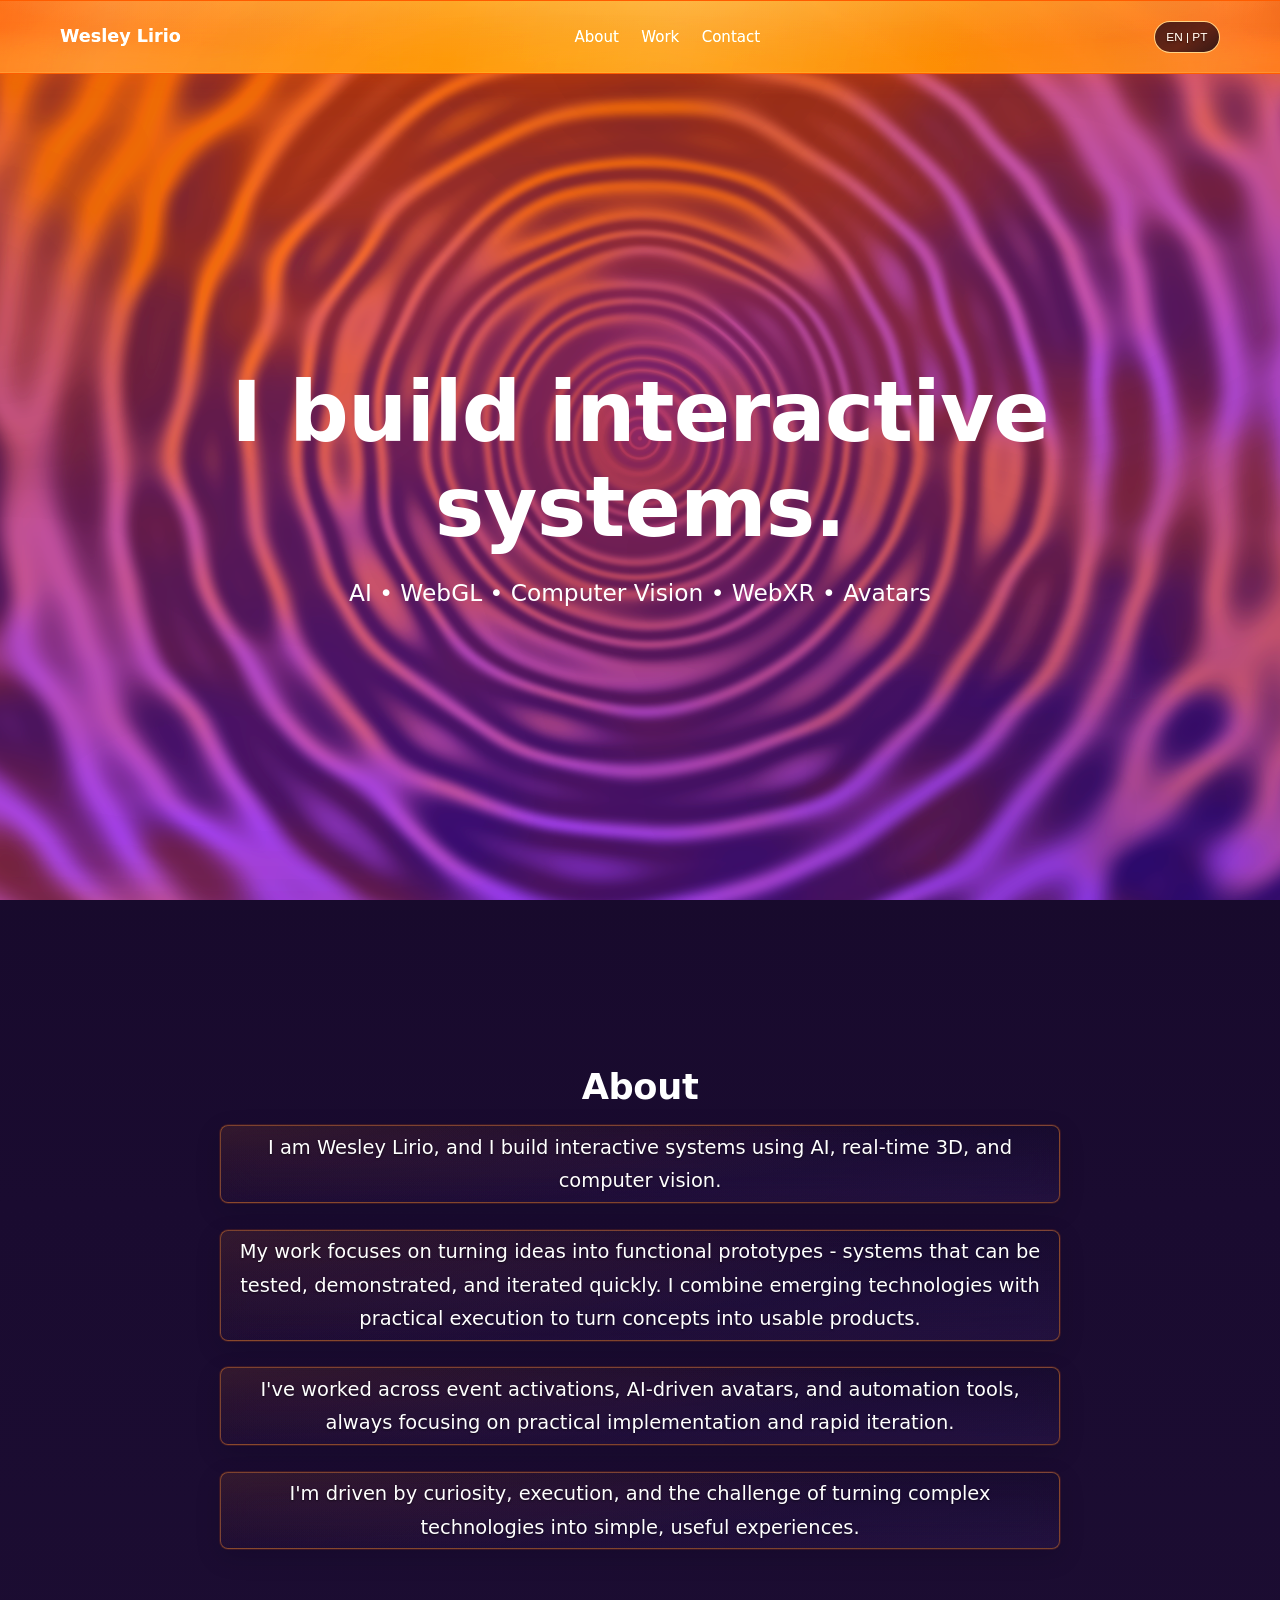
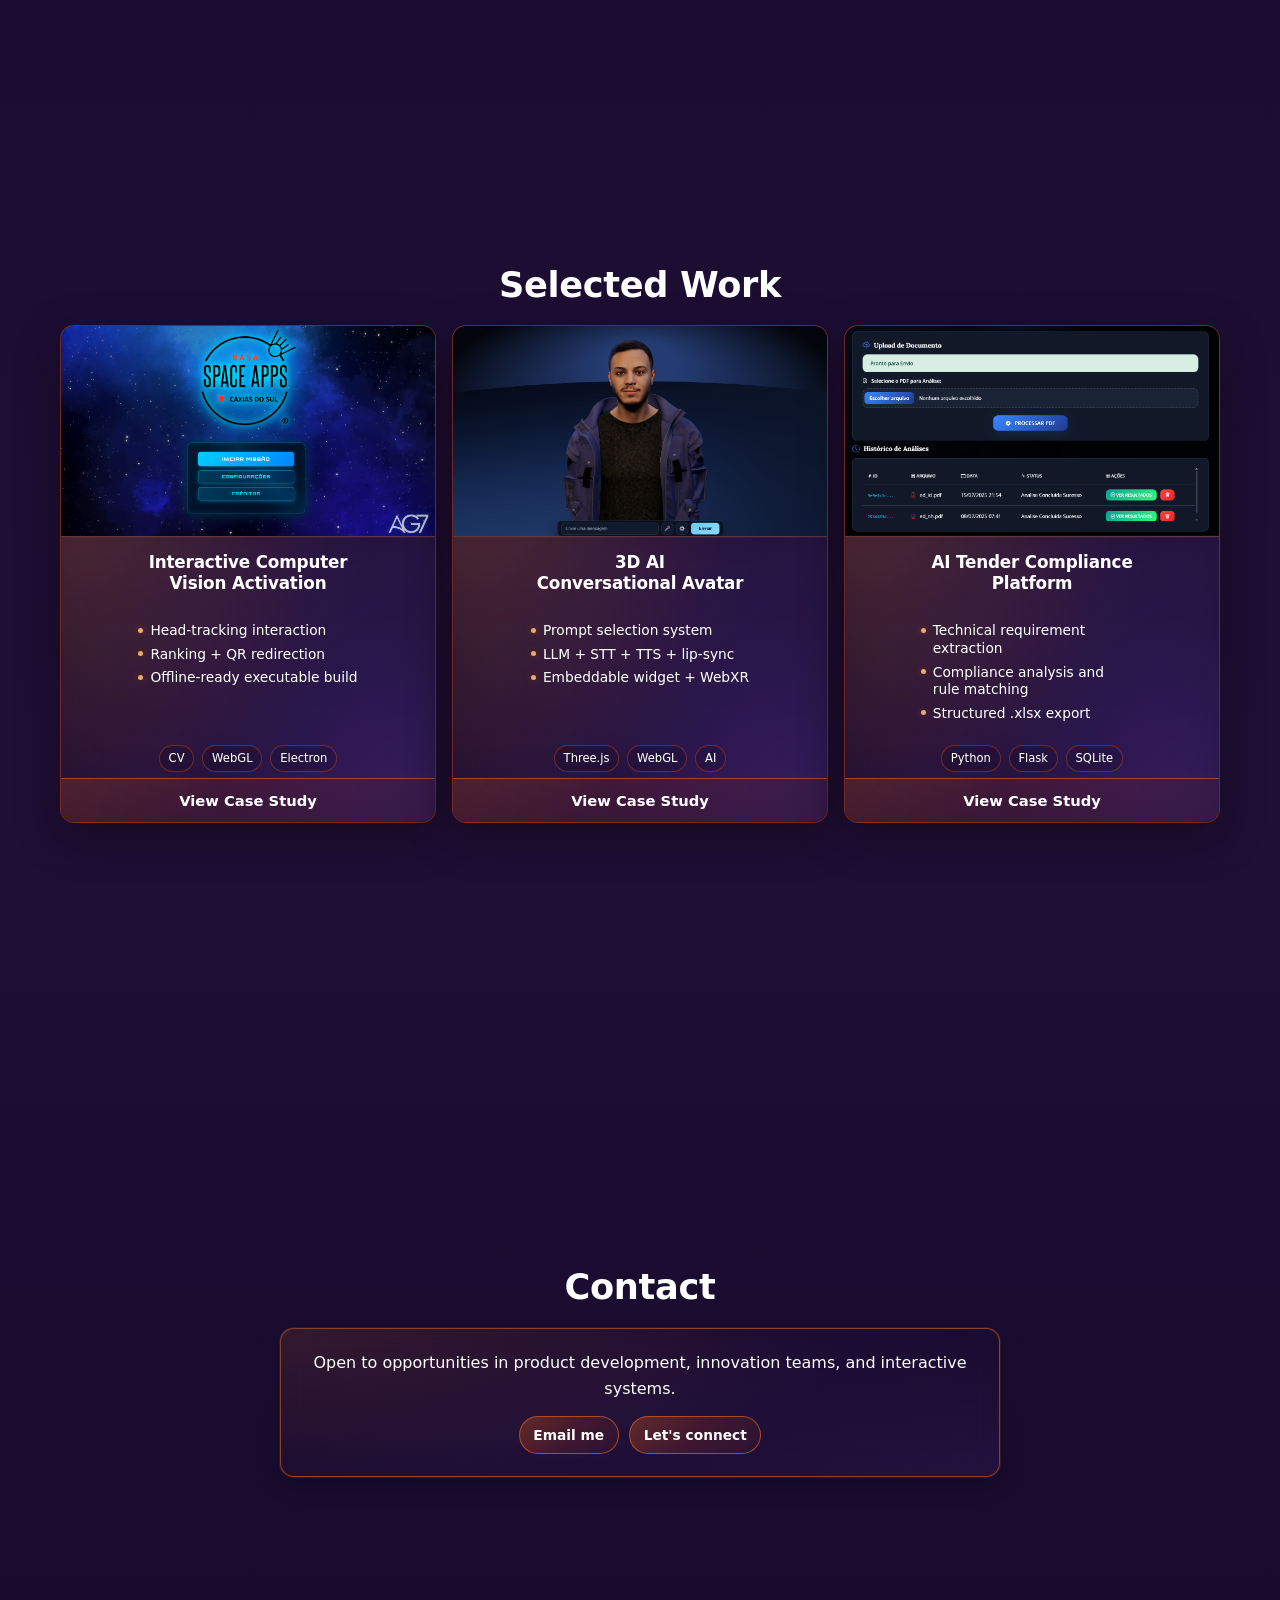
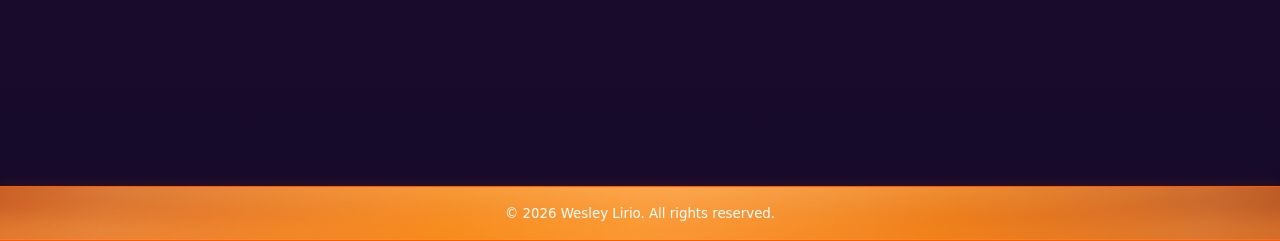
<file: index.html>
﻿<!doctype html>
<html lang="en" data-lang="en">
<head>
  <meta charset="utf-8">
  <meta name="viewport" content="width=device-width, initial-scale=1">
  <title>Portfolio | Wesley Lirio</title>
  <meta name="description" content="Creative Technologist portfolio focused on AI, real-time 3D, and computer vision interactive systems.">
  <meta property="og:title" content="Wesley Lirio | Creative Technologist">
  <meta property="og:description" content="I build interactive systems. AI, real-time 3D, computer vision.">
  <meta property="og:type" content="website">
  <meta property="og:image" content="assets/img/og-placeholder.jpg">
  <link rel="icon" type="image/svg+xml" href="assets/img/favicon.svg">
  <link rel="stylesheet" href="styles.css">
</head>
<body>
  <a class="skip-link" href="#main-content" data-i18n="skip_to_content">Skip to content</a>

  <header class="site-header" id="top">
    <div class="container header-inner">
      <a href="#top" class="brand" aria-label="Home">
        <span class="brand-main">Wesley Lirio</span>
      </a>

      <nav aria-label="Primary navigation">
        <ul class="nav-list">
          <li><a href="#about" data-i18n="nav_about">About</a></li>
          <li><a href="#work" data-i18n="nav_work">Work</a></li>
          <li><a href="#contact" data-i18n="nav_contact">Contact</a></li>
        </ul>
      </nav>

      <button class="lang-toggle" id="langToggle" type="button" aria-label="Toggle language" aria-pressed="false">EN | PT</button>
    </div>
  </header>

  <main id="main-content">
    <section class="hero section container" id="hero">
      <h1 data-i18n="hero_title">I build interactive systems.</h1>
      <p class="hero-sub">
        <span data-i18n="hero_sub_line_1">AI • WebGL • Computer Vision • WebXR • Avatars</span>
      </p>
    </section>

    <section class="section container" id="about" aria-labelledby="about-title">
      <div class="section-head">
        <h2 id="about-title" data-i18n="about_title">About</h2>
      </div>
      <p data-i18n="about_text_1">I am Wesley Lirio, and I build interactive systems using AI, real-time 3D, and computer vision.</p>
      <p data-i18n="about_text_2">My work focuses on turning ideas into functional prototypes - systems that can be tested, demonstrated, and iterated quickly. I combine emerging technologies with practical execution to turn concepts into usable products.</p>
      <p data-i18n="about_text_3">I've worked across event activations, AI-driven avatars, and automation tools, always focusing on practical implementation and rapid iteration.</p>
      <p data-i18n="about_text_4">I'm driven by curiosity, execution, and the challenge of turning complex technologies into simple, useful experiences.</p>
    </section>

    <section class="section container" id="work" aria-labelledby="work-title">
      <div class="section-head">
        <h2 id="work-title" data-i18n="work_title">Selected Work</h2>
      </div>

      <div class="work-grid">
        <article class="work-card" aria-label="Interactive Computer Vision Activation">
          <a class="card-link-wrap" href="projects/activation.html">
            <div class="media-wrap" data-video="assets/video/activation-preview.mp4">
              <div class="media-fallback" aria-hidden="true">
                <span data-i18n="work_preview">Preview</span>
              </div>
              <img src="assets/img/spacegame-thumb.png" alt="Interactive Computer Vision Activation thumbnail" loading="lazy">
              <video muted loop playsinline preload="none" aria-hidden="true">
                <source src="assets/video/activation-preview.mp4" type="video/mp4">
              </video>
              <span class="mobile-open" aria-hidden="true" data-i18n="work_open">Open</span>
            </div>
          </a>
          <div class="card-body">
            <h3 data-i18n="work_1_title">Interactive Computer Vision Activation</h3>
            <ul>
              <li data-i18n="work_1_b1">Head-tracking interaction</li>
              <li data-i18n="work_1_b2">Ranking + QR redirection</li>
              <li data-i18n="work_1_b3">Offline-ready executable build</li>
            </ul>
            <div class="tags" aria-label="Tags">
              <span>CV</span>
              <span>WebGL</span>
              <span>Electron</span>
            </div>
            <a class="case-link" href="projects/activation.html"><span data-i18n="work_case_link">View case study</span></a>
          </div>
        </article>

        <article class="work-card" aria-label="3D AI Conversational Avatar">
          <a class="card-link-wrap" href="projects/avatar.html">
            <div class="media-wrap" data-video="assets/video/avatar-preview.mp4">
              <div class="media-fallback" aria-hidden="true">
                <span data-i18n="work_preview">Preview</span>
              </div>
              <img src="assets/img/avatar-thumb.png" alt="3D AI Conversational Avatar thumbnail" loading="lazy">
              <video muted loop playsinline preload="none" aria-hidden="true">
                <source src="assets/video/avatar-preview.mp4" type="video/mp4">
              </video>
              <span class="mobile-open" aria-hidden="true" data-i18n="work_open">Open</span>
            </div>
          </a>
          <div class="card-body">
            <h3 data-i18n="work_2_title">3D AI Conversational Avatar</h3>
            <ul>
              <li data-i18n="work_2_b1">Prompt selection system</li>
              <li data-i18n="work_2_b2">LLM + TTS + lip-sync</li>
              <li data-i18n="work_2_b3">Embeddable widget + WebXR</li>
            </ul>
            <div class="tags" aria-label="Tags">
              <span>Three.js</span>
              <span>WebGL</span>
              <span>AI</span>
            </div>
            <a class="case-link" href="projects/avatar.html"><span data-i18n="work_case_link">View case study</span></a>
          </div>
        </article>

        <article class="work-card work-card--tender" aria-label="AI Tender Compliance Platform">
          <a class="card-link-wrap" href="projects/tender.html">
            <div class="media-wrap" data-video="assets/video/tender-preview.mp4">
              <div class="media-fallback" aria-hidden="true">
                <span data-i18n="work_preview">Preview</span>
              </div>
              <img src="assets/img/tender-thumb.png" alt="AI Tender Compliance Platform thumbnail" loading="lazy">
              <video muted loop playsinline preload="none" aria-hidden="true">
                <source src="assets/video/tender-preview.mp4" type="video/mp4">
              </video>
              <span class="mobile-open" aria-hidden="true" data-i18n="work_open">Open</span>
            </div>
          </a>
          <div class="card-body">
            <h3 data-i18n="work_3_title">AI Tender Compliance Platform</h3>
            <ul>
              <li data-i18n="work_3_b1">Technical requirement extraction</li>
              <li data-i18n="work_3_b2">Compliance analysis and rule matching</li>
              <li data-i18n="work_3_b3">Structured .xlsx export</li>
            </ul>
            <div class="tags" aria-label="Tags">
              <span>Python</span>
              <span>Flask</span>
              <span>SQLite</span>
            </div>
            <a class="case-link" href="projects/tender.html"><span data-i18n="work_case_link">View case study</span></a>
          </div>
        </article>
      </div>
    </section>

    <section class="section container" id="contact" aria-labelledby="contact-title">
      <div class="section-head">
        <h2 id="contact-title" data-i18n="contact_title">Contact</h2>
      </div>
      <div class="contact-panel">
        <p data-i18n="contact_text">Open to opportunities in product development, innovation teams, and interactive systems.</p>
        <div class="contact-actions">
          <a class="contact-cta" href="mailto:mechamedeley@gmail.com" data-i18n="contact_email">Email me</a>
          <a class="contact-cta" href="https://linkedin.com/in/wesleylirio" target="_blank" rel="noopener noreferrer" data-i18n="contact_connect">Let's connect</a>
        </div>
      </div>
    </section>
  </main>

  <footer class="site-footer">
    <div class="container footer-inner">
      <small>&copy; <span id="year"></span> Wesley Lirio. All rights reserved.</small>
    </div>
  </footer>

  <script src="main.js"></script>
</body>
</html>
</file>
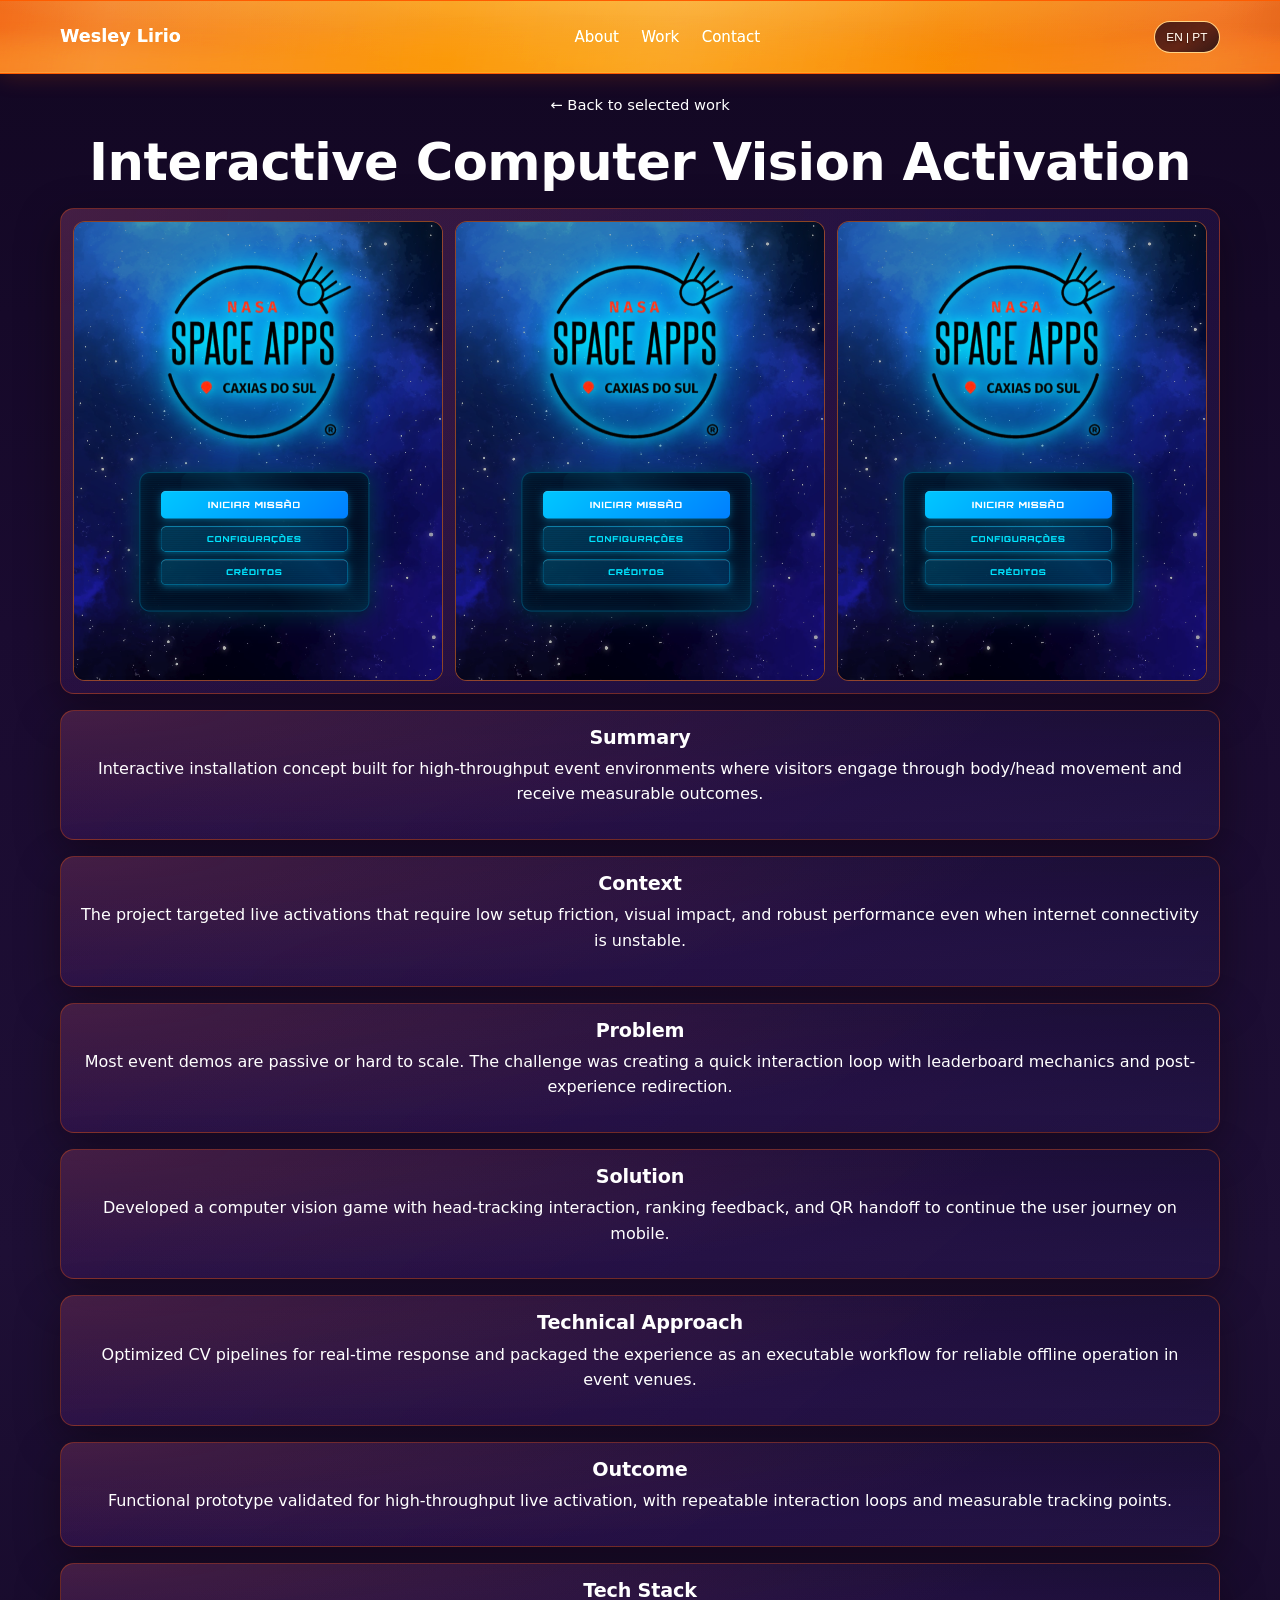
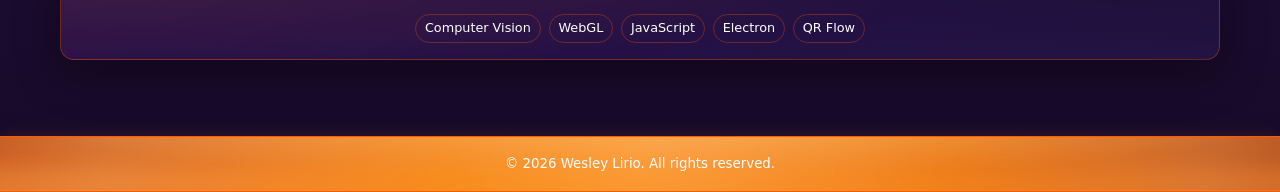
<file: projects/activation.html>
<!doctype html>
<html lang="en" data-lang="en">
<head>
  <meta charset="utf-8">
  <meta name="viewport" content="width=device-width, initial-scale=1">
  <title>Interactive Computer Vision Activation | Wesley Lirio</title>
  <meta name="description" content="Case study: Interactive Computer Vision Activation for live events.">
  <meta property="og:title" content="Interactive Computer Vision Activation | Wesley Lirio">
  <meta property="og:description" content="Real-time CV game for live event engagement.">
  <meta property="og:type" content="article">
  <meta property="og:image" content="../assets/img/spacegame-thumb.png">
  <link rel="icon" type="image/svg+xml" href="../assets/img/favicon.svg">
  <link rel="stylesheet" href="../styles.css">
</head>
<body>
  <a class="skip-link" href="#main-content" data-i18n="skip_to_content">Skip to content</a>

  <header class="site-header" id="top">
    <div class="container header-inner">
      <a href="../index.html" class="brand" aria-label="Home">
        <span class="brand-main">Wesley Lirio</span>
      </a>
      <nav aria-label="Primary navigation">
        <ul class="nav-list">
          <li><a href="../index.html#about" data-i18n="nav_about">About</a></li>
          <li><a href="../index.html#work" data-i18n="nav_work">Work</a></li>
          <li><a href="../index.html#contact" data-i18n="nav_contact">Contact</a></li>
        </ul>
      </nav>
      <button class="lang-toggle" id="langToggle" type="button" aria-label="Toggle language" aria-pressed="false">EN | PT</button>
    </div>
  </header>

  <main class="container section project-main" id="main-content">
    <a class="back-link" href="../index.html" data-i18n="activation_back">← Back to selected work</a>

    <header class="project-header">
      <h1 data-i18n="activation_title">Interactive Computer Vision Activation</h1>
    </header>

    <section class="project-block activation-reels" data-sync-reels="12">
      <div class="reels-grid">
        <video muted playsinline autoplay preload="metadata" poster="../assets/img/spacegame-thumb.png">
          <source src="../assets/video/activation-reel-1.mp4" type="video/mp4">
        </video>
        <video muted playsinline autoplay preload="metadata" poster="../assets/img/spacegame-thumb.png">
          <source src="../assets/video/activation-reel-2.mp4" type="video/mp4">
        </video>
        <video muted playsinline autoplay preload="metadata" poster="../assets/img/spacegame-thumb.png">
          <source src="../assets/video/activation-reel-3.mp4" type="video/mp4">
        </video>
      </div>
      <div class="video-placeholder" data-i18n="activation_media_unavailable">Video unavailable.</div>
    </section>

    <div class="project-grid">
      <section class="project-block">
        <h2 data-i18n="activation_summary_title">Summary</h2>
        <p data-i18n="activation_summary_text">Interactive installation concept built for high-throughput event environments where visitors engage through body/head movement and receive measurable outcomes.</p>
      </section>

      <section class="project-block">
        <h2 data-i18n="activation_context_title">Context</h2>
        <p data-i18n="activation_context_text">The project targeted live activations that require low setup friction, visual impact, and robust performance even when internet connectivity is unstable.</p>
      </section>

      <section class="project-block">
        <h2 data-i18n="activation_problem_title">Problem</h2>
        <p data-i18n="activation_problem_text">Most event demos are passive or hard to scale. The challenge was creating a quick interaction loop with leaderboard mechanics and post-experience redirection.</p>
      </section>

      <section class="project-block">
        <h2 data-i18n="activation_solution_title">Solution</h2>
        <p data-i18n="activation_solution_text">Developed a computer vision game with head-tracking interaction, ranking feedback, and QR handoff to continue the user journey on mobile.</p>
      </section>

      <section class="project-block">
        <h2 data-i18n="activation_approach_title">Technical Approach</h2>
        <p data-i18n="activation_approach_text">Optimized CV pipelines for real-time response and packaged the experience as an executable workflow for reliable offline operation in event venues.</p>
      </section>

      <section class="project-block">
        <h2 data-i18n="activation_outcome_title">Outcome</h2>
        <p data-i18n="activation_outcome_text">Functional prototype validated for high-throughput live activation, with repeatable interaction loops and measurable tracking points.</p>
      </section>

      <section class="project-block">
        <h2 data-i18n="activation_stack_title">Tech Stack</h2>
        <div class="tech-stack">
          <span>Computer Vision</span>
          <span>WebGL</span>
          <span>JavaScript</span>
          <span>Electron</span>
          <span>QR Flow</span>
        </div>
      </section>
    </div>
  </main>

  <footer class="site-footer">
    <div class="container footer-inner">
      <small>&copy; <span id="year"></span> Wesley Lirio. All rights reserved.</small>
    </div>
  </footer>

  <script src="../main.js"></script>
</body>
</html>
</file>
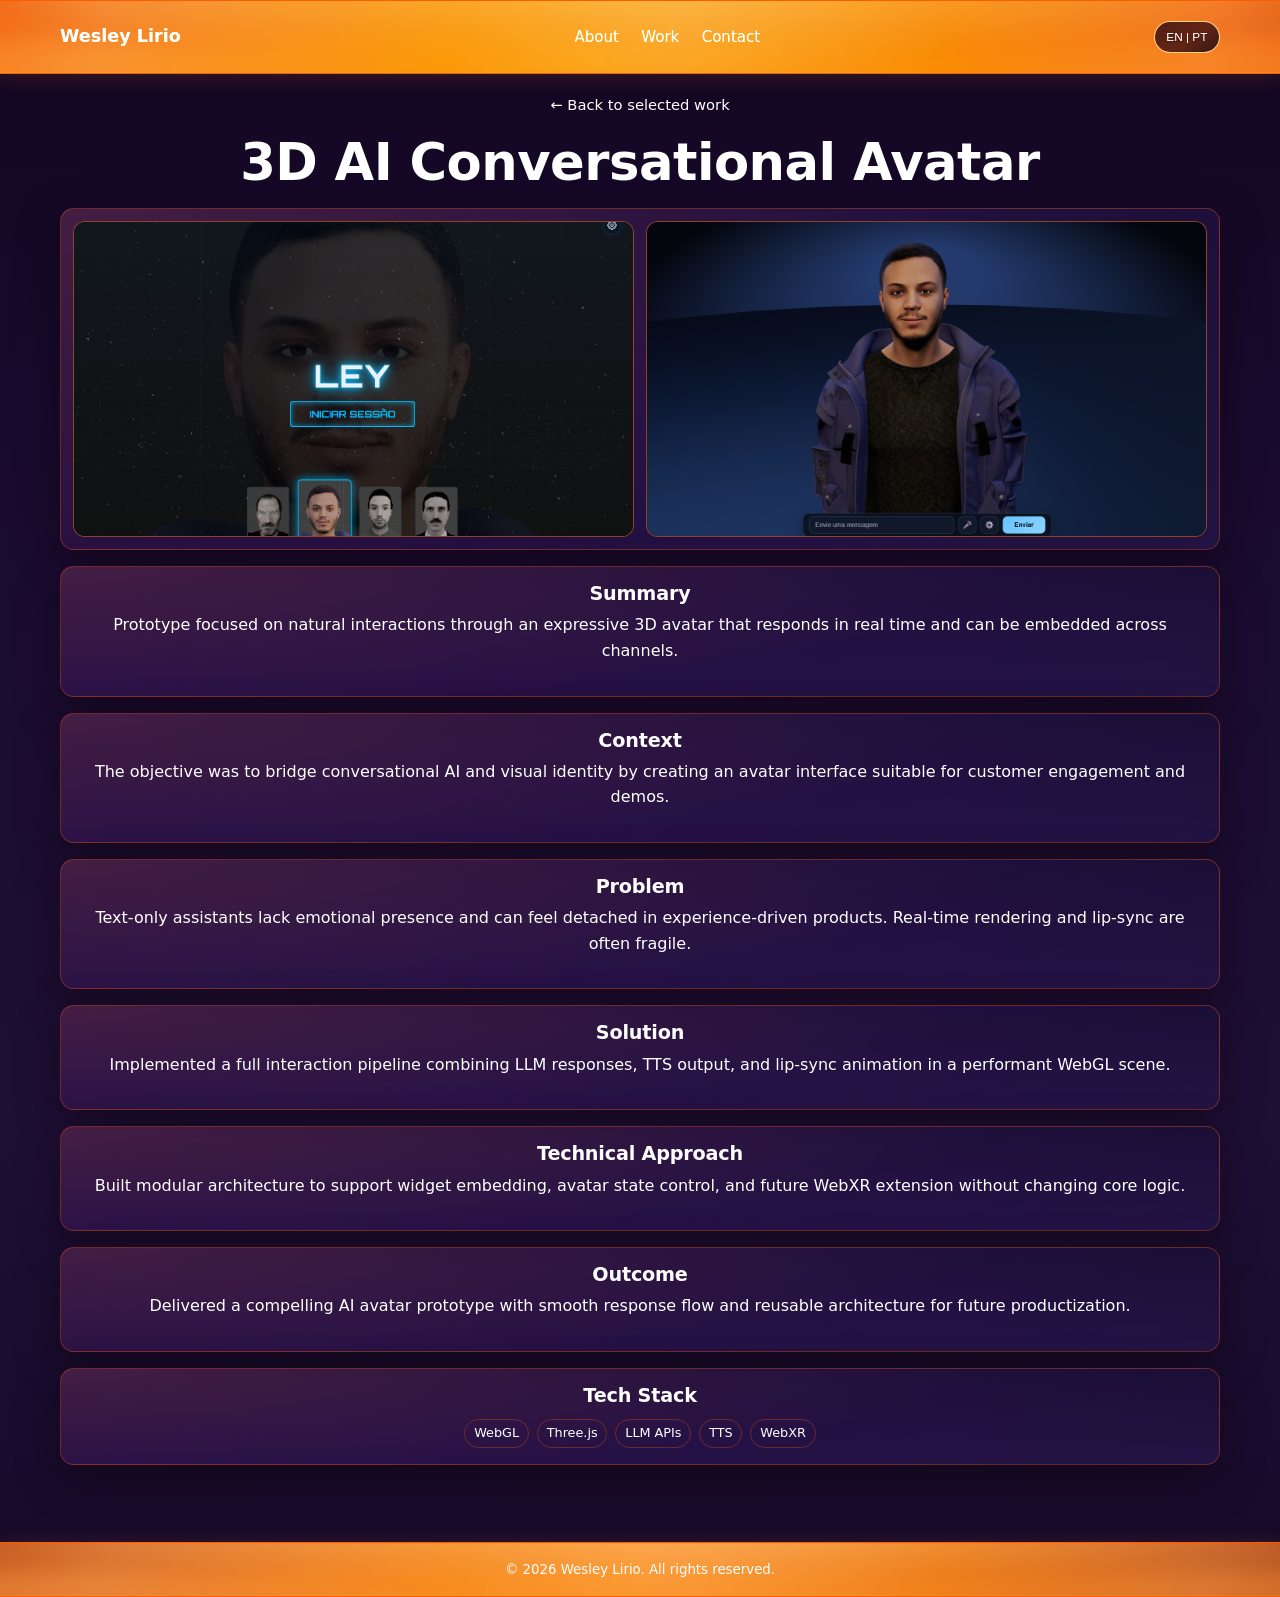
<file: projects/avatar.html>
<!doctype html>
<html lang="en" data-lang="en">
<head>
  <meta charset="utf-8">
  <meta name="viewport" content="width=device-width, initial-scale=1">
  <title>3D AI Conversational Avatar | Wesley Lirio</title>
  <meta name="description" content="Case study: 3D AI Conversational Avatar with real-time rendering.">
  <meta property="og:title" content="3D AI Conversational Avatar | Wesley Lirio">
  <meta property="og:description" content="Embodied conversational AI with real-time 3D.">
  <meta property="og:type" content="article">
  <meta property="og:image" content="../assets/img/avatar-thumb.png">
  <link rel="icon" type="image/svg+xml" href="../assets/img/favicon.svg">
  <link rel="stylesheet" href="../styles.css">
</head>
<body>
  <a class="skip-link" href="#main-content" data-i18n="skip_to_content">Skip to content</a>

  <header class="site-header" id="top">
    <div class="container header-inner">
      <a href="../index.html" class="brand" aria-label="Home">
        <span class="brand-main">Wesley Lirio</span>
      </a>
      <nav aria-label="Primary navigation">
        <ul class="nav-list">
          <li><a href="../index.html#about" data-i18n="nav_about">About</a></li>
          <li><a href="../index.html#work" data-i18n="nav_work">Work</a></li>
          <li><a href="../index.html#contact" data-i18n="nav_contact">Contact</a></li>
        </ul>
      </nav>
      <button class="lang-toggle" id="langToggle" type="button" aria-label="Toggle language" aria-pressed="false">EN | PT</button>
    </div>
  </header>

  <main class="container section project-main" id="main-content">
    <a class="back-link" href="../index.html" data-i18n="avatar_back">← Back to selected work</a>

    <header class="project-header">
      <h1 data-i18n="avatar_title">3D AI Conversational Avatar</h1>
    </header>

    <section class="project-block activation-reels">
      <div class="reels-grid reels-grid--square" data-image-gallery>
        <button class="gallery-item" type="button" data-gallery-src="../assets/img/avatar-print-menu.png" data-gallery-alt="Avatar menu screen">
          <img src="../assets/img/avatar-print-menu.png" alt="Avatar menu screen">
        </button>
        <button class="gallery-item" type="button" data-gallery-src="../assets/img/avatar-thumb.png" data-gallery-alt="Avatar interaction screen">
          <img src="../assets/img/avatar-thumb.png" alt="Avatar interaction screen">
        </button>
      </div>
      <div class="video-placeholder" data-i18n="avatar_media_unavailable">Images unavailable.</div>
    </section>

    <div class="project-grid">
      <section class="project-block">
        <h2 data-i18n="avatar_summary_title">Summary</h2>
        <p data-i18n="avatar_summary_text">Prototype focused on natural interactions through an expressive 3D avatar that responds in real time and can be embedded across channels.</p>
      </section>

      <section class="project-block">
        <h2 data-i18n="avatar_context_title">Context</h2>
        <p data-i18n="avatar_context_text">The objective was to bridge conversational AI and visual identity by creating an avatar interface suitable for customer engagement and demos.</p>
      </section>

      <section class="project-block">
        <h2 data-i18n="avatar_problem_title">Problem</h2>
        <p data-i18n="avatar_problem_text">Text-only assistants lack emotional presence and can feel detached in experience-driven products. Real-time rendering and lip-sync are often fragile.</p>
      </section>

      <section class="project-block">
        <h2 data-i18n="avatar_solution_title">Solution</h2>
        <p data-i18n="avatar_solution_text">Implemented a full interaction pipeline combining LLM responses, TTS output, and lip-sync animation in a performant WebGL scene.</p>
      </section>

      <section class="project-block">
        <h2 data-i18n="avatar_approach_title">Technical Approach</h2>
        <p data-i18n="avatar_approach_text">Built modular architecture to support widget embedding, avatar state control, and future WebXR extension without changing core logic.</p>
      </section>

      <section class="project-block">
        <h2 data-i18n="avatar_outcome_title">Outcome</h2>
        <p data-i18n="avatar_outcome_text">Delivered a demonstrable AI avatar prototype with smooth response flow and reusable architecture for future productization.</p>
      </section>

      <section class="project-block">
        <h2 data-i18n="avatar_stack_title">Tech Stack</h2>
        <div class="tech-stack">
          <span>WebGL</span>
          <span>Three.js</span>
          <span>LLM APIs</span>
          <span>TTS</span>
          <span>WebXR</span>
        </div>
      </section>
    </div>
  </main>

  <footer class="site-footer">
    <div class="container footer-inner">
      <small>&copy; <span id="year"></span> Wesley Lirio. All rights reserved.</small>
    </div>
  </footer>

  <script src="../main.js"></script>
</body>
</html>
</file>
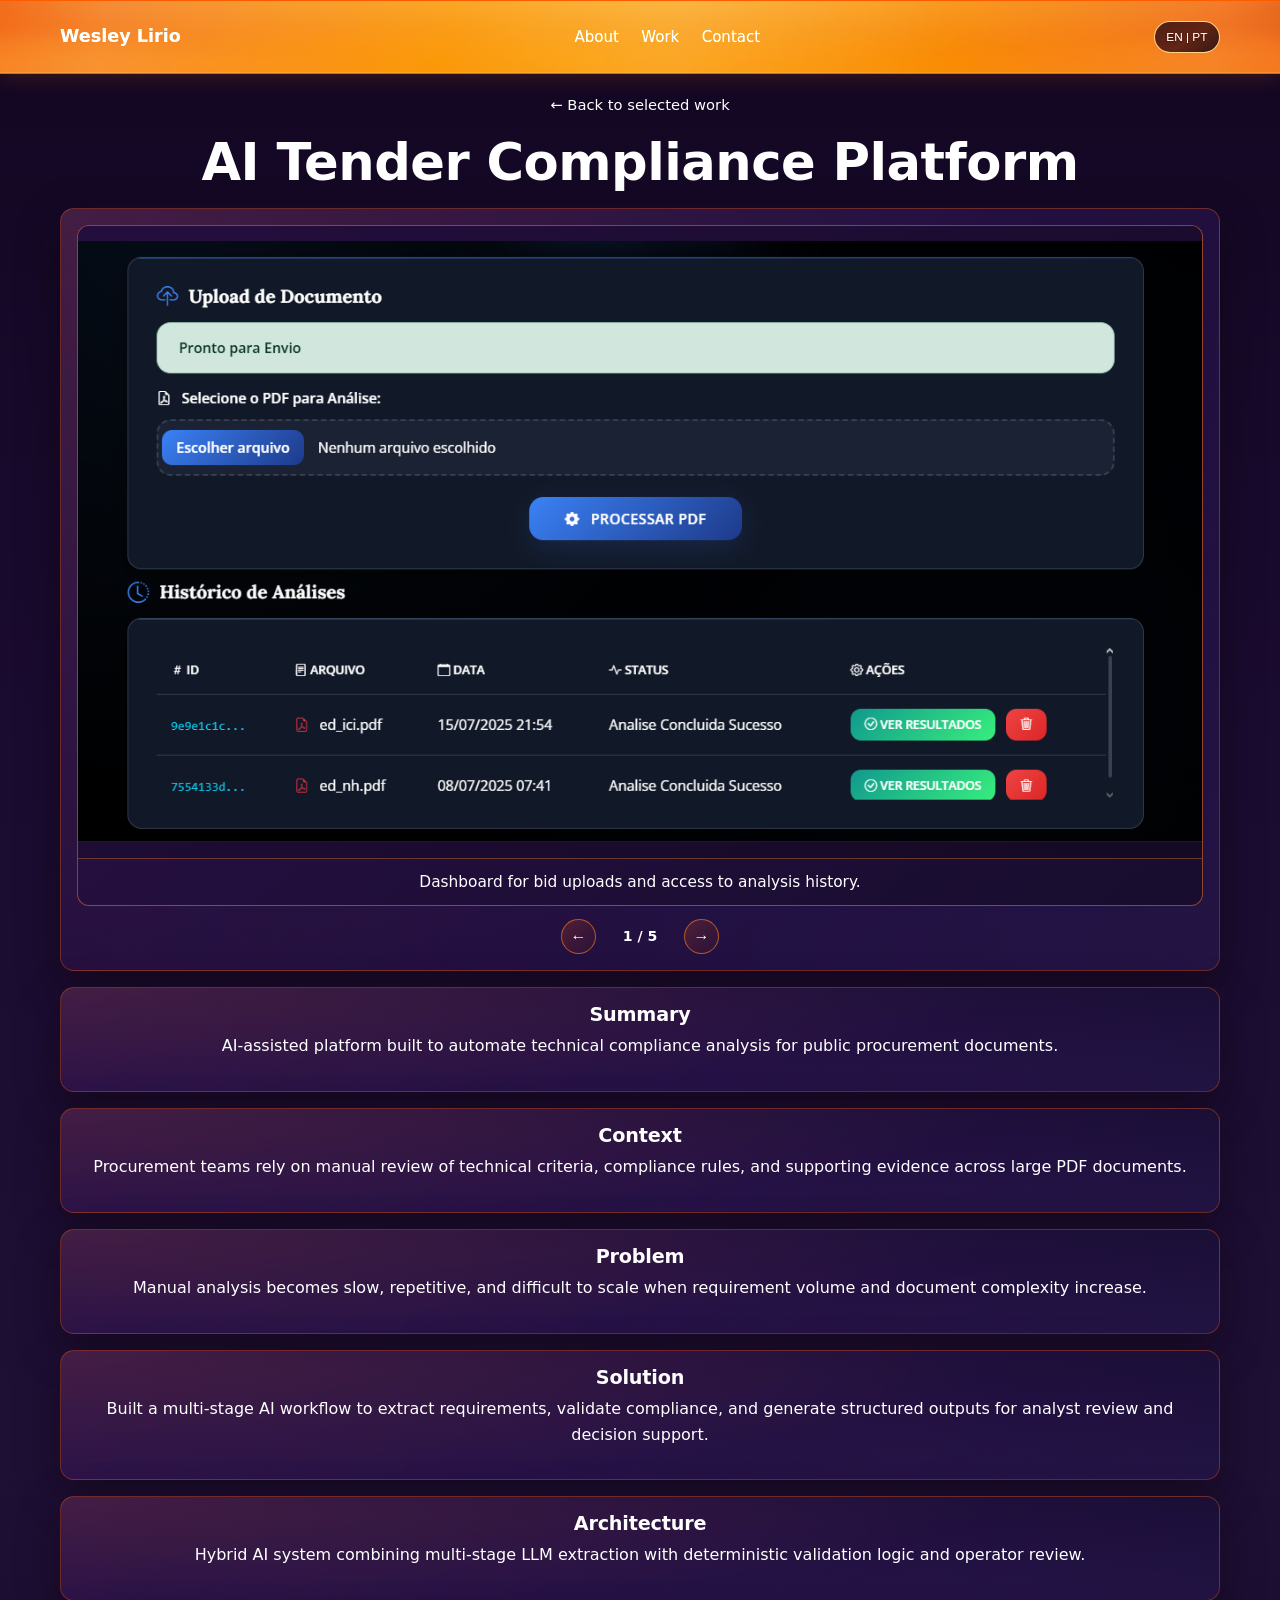
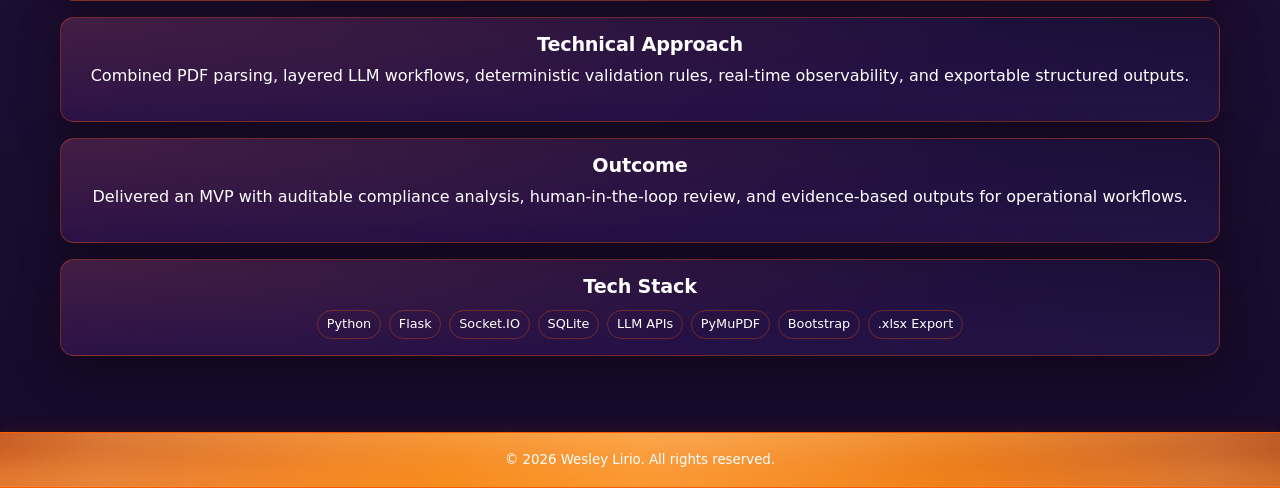
<file: projects/tender.html>
<!doctype html>
<html lang="en" data-lang="en">
<head>
  <meta charset="utf-8">
  <meta name="viewport" content="width=device-width, initial-scale=1">
  <title>AI Tender Compliance Platform | Wesley Lirio</title>
  <meta name="description" content="Case study of an AI-assisted procurement compliance platform with multi-stage LLM workflows, observability, and human-in-the-loop validation.">
  <meta property="og:title" content="AI Tender Compliance Platform | Wesley Lirio">
  <meta property="og:description" content="AI-assisted procurement compliance platform with multi-stage LLM workflows and human-in-the-loop validation.">
  <meta property="og:type" content="article">
  <meta property="og:image" content="../assets/img/thumbdroplita.png">
  <link rel="icon" type="image/svg+xml" href="../assets/img/favicon.svg">
  <link rel="stylesheet" href="../styles.css">
</head>
<body>
  <a class="skip-link" href="#main-content" data-i18n="skip_to_content">Skip to content</a>

  <header class="site-header" id="top">
    <div class="container header-inner">
      <a href="../index.html" class="brand" aria-label="Home">
        <span class="brand-main">Wesley Lirio</span>
      </a>
      <nav aria-label="Primary navigation">
        <ul class="nav-list">
          <li><a href="../index.html#about" data-i18n="nav_about">About</a></li>
          <li><a href="../index.html#work" data-i18n="nav_work">Work</a></li>
          <li><a href="../index.html#contact" data-i18n="nav_contact">Contact</a></li>
        </ul>
      </nav>
      <button class="lang-toggle" id="langToggle" type="button" aria-label="Toggle language" aria-pressed="false">EN | PT</button>
    </div>
  </header>

  <main class="container section project-main" id="main-content">
    <a class="back-link" href="../index.html" data-i18n="tender_back">← Back to selected work</a>

    <header class="project-header">
      <h1 data-i18n="tender_title">AI Tender Compliance Platform</h1>
    </header>

    <section class="project-block project-carousel-block" data-project-carousel>
      <figure class="project-carousel-figure">
        <img class="project-carousel-image" src="../assets/img/thumbdroplita.png" alt="Dashboard for bid uploads and analysis history">
        <figcaption class="project-carousel-caption" data-carousel-caption></figcaption>
      </figure>
      <div class="project-carousel-controls">
        <button class="project-carousel-btn" type="button" data-carousel-prev aria-label="Previous image">←</button>
        <span class="project-carousel-index" data-carousel-index>1 / 5</span>
        <button class="project-carousel-btn" type="button" data-carousel-next aria-label="Next image">→</button>
      </div>
      <div hidden>
        <button type="button" data-carousel-slide data-src="../assets/img/thumbdroplita.png" data-alt-en="Dashboard for bid uploads and analysis history" data-alt-pt="Dashboard para upload de editais e histórico de análises" data-caption-key="tender_slide_1"></button>
        <button type="button" data-carousel-slide data-src="../assets/img/droplita1.png" data-alt-en="Item extraction selection interface" data-alt-pt="Interface de seleção de itens para análise" data-caption-key="tender_slide_2"></button>
        <button type="button" data-carousel-slide data-src="../assets/img/droplita2.png" data-alt-en="Extracted item components" data-alt-pt="Componentes do item extraídos" data-caption-key="tender_slide_3"></button>
        <button type="button" data-carousel-slide data-src="../assets/img/droplita3.png" data-alt-en="Evidence-based compliance analysis example" data-alt-pt="Exemplo de análise comprobatória do item extraído" data-caption-key="tender_slide_4"></button>
        <button type="button" data-carousel-slide data-src="../assets/img/droplita4.png" data-alt-en="Chat with catalog system UI" data-alt-pt="UI do sistema de Chat-Com-Catálogo" data-caption-key="tender_slide_5"></button>
      </div>
      <div class="video-placeholder" data-i18n="tender_media_unavailable">Images unavailable.</div>
    </section>

    <div class="project-grid">
      <section class="project-block">
        <h2 data-i18n="tender_summary_title">Summary</h2>
        <p data-i18n="tender_summary_text">AI-assisted platform built to automate technical compliance analysis for public procurement documents.</p>
      </section>

      <section class="project-block">
        <h2 data-i18n="tender_context_title">Context</h2>
        <p data-i18n="tender_context_text">Procurement teams rely on manual review of technical criteria, compliance rules, and supporting evidence across large PDF documents.</p>
      </section>

      <section class="project-block">
        <h2 data-i18n="tender_problem_title">Problem</h2>
        <p data-i18n="tender_problem_text">Manual analysis becomes slow, repetitive, and difficult to scale when requirement volume and document complexity increase.</p>
      </section>

      <section class="project-block">
        <h2 data-i18n="tender_solution_title">Solution</h2>
        <p data-i18n="tender_solution_text">Built a multi-stage AI workflow to extract requirements, validate compliance, and generate structured outputs for analyst review and decision support.</p>
      </section>

      <section class="project-block">
        <h2 data-i18n="tender_architecture_title">Architecture</h2>
        <p data-i18n="tender_architecture_text">Hybrid AI system combining multi-stage LLM extraction with deterministic validation logic and operator review.</p>
      </section>

      <section class="project-block">
        <h2 data-i18n="tender_approach_title">Technical Approach</h2>
        <p data-i18n="tender_approach_text">Combined PDF parsing, layered LLM workflows, deterministic validation rules, real-time observability, and exportable structured outputs.</p>
      </section>

      <section class="project-block">
        <h2 data-i18n="tender_outcome_title">Outcome</h2>
        <p data-i18n="tender_outcome_text">Delivered an MVP with auditable compliance analysis, human-in-the-loop review, and evidence-based outputs for operational workflows.</p>
      </section>

      <section class="project-block">
        <h2 data-i18n="tender_stack_title">Tech Stack</h2>
        <div class="tech-stack">
          <span>Python</span>
          <span>Flask</span>
          <span>Socket.IO</span>
          <span>SQLite</span>
          <span>LLM APIs</span>
          <span>PyMuPDF</span>
          <span>Bootstrap</span>
          <span>.xlsx Export</span>
        </div>
      </section>
    </div>
  </main>

  <footer class="site-footer">
    <div class="container footer-inner">
      <small>&copy; <span id="year"></span> Wesley Lirio. All rights reserved.</small>
    </div>
  </footer>

  <script src="../main.js"></script>
</body>
</html>
</file>
<file: styles.css>
﻿:root {
  --bg: #2a1209;
  --bg-elev: rgba(50, 22, 20, 0.68);
  --bg-soft: rgba(58, 24, 30, 0.74);
  --text: #ffffff;
  --muted: #ffffff;
  --accent: #ff5a00;
  --accent-violet: #8f63ff;
  --accent-soft: #8b2a1d;
  --border: rgba(255, 90, 0, 0.34);
  --border-hot: rgba(255, 90, 0, 0.62);
  --max-width: 1160px;
  --radius: 14px;
  --header-height: 72px;
  --shadow: 0 14px 44px rgba(12, 2, 2, 0.4);
  --orange-glow-low: rgba(255, 110, 28, 0.24);
  --orange-glow-high: rgba(255, 136, 48, 0.42);
}

* {
  box-sizing: border-box;
}

html {
  scroll-behavior: smooth;
}

body {
  margin: 0;
  font-family: system-ui, -apple-system, Segoe UI, Roboto, Helvetica, Arial, sans-serif;
  background: linear-gradient(180deg, #120722 0%, #1a0b30 35%, #1e0f35 70%, #160a2a 100%);
  color: var(--text);
  line-height: 1.6;
  background-attachment: scroll;
  text-align: center;
}

.shader-canvas {
  position: fixed;
  inset: 0;
  width: 100vw;
  height: 100vh;
  pointer-events: none;
  z-index: 0;
  opacity: 1;
  filter: saturate(1.22) contrast(1.08);
}

#main-content,
.site-footer {
  position: relative;
  z-index: 1;
}

a {
  color: var(--text);
  text-decoration: none;
  transition: color 180ms ease;
}

a:hover {
  color: #ffffff;
}

img,
video {
  display: block;
  width: 100%;
  height: 100%;
  object-fit: cover;
}

:focus-visible {
  outline: 2px solid var(--accent);
  outline-offset: 3px;
  border-radius: 4px;
}

.skip-link {
  position: absolute;
  left: -9999px;
  top: auto;
}

.skip-link:focus {
  left: 16px;
  top: 16px;
  background: #fff;
  color: #000;
  padding: 8px 12px;
  z-index: 3000;
}

.container {
  width: min(100% - 2.4rem, var(--max-width));
  margin-inline: auto;
}

.section {
  padding: clamp(3rem, 6vw, 4.8rem) 0;
  scroll-margin-top: calc(var(--header-height) + 1rem);
}

.section-head {
  margin-bottom: 1.25rem;
}

h1,
h2,
h3 {
  margin: 0;
  line-height: 1.15;
  letter-spacing: -0.01em;
}

h1 {
  font-size: clamp(2rem, 5vw, 4rem);
  max-width: 16ch;
}

h2 {
  font-size: clamp(1.5rem, 3.1vw, 2.2rem);
}

p {
  margin: 0 0 1rem;
  color: #ffffff;
}


.site-header {
  position: sticky;
  top: 0;
  z-index: 1000;
  border-top: 1px solid #ff5a00;
  border-bottom: 1px solid #ff5a00;
  overflow: hidden;
  background-clip: padding-box;
  background:
    radial-gradient(66% 190% at 50% -36%, rgba(255, 235, 170, 0.42) 0%, rgba(255, 235, 170, 0) 58%),
    radial-gradient(58% 160% at 50% 20%, rgba(255, 110, 16, 0.42) 0%, rgba(255, 110, 16, 0) 64%),
    radial-gradient(120% 220% at 14% 100%, rgba(255, 90, 0, 0.28) 0%, rgba(255, 90, 0, 0) 62%),
    linear-gradient(100deg, rgba(168, 58, 16, 0.92) 0%, rgba(238, 106, 24, 0.93) 36%, rgba(255, 126, 30, 0.94) 50%, rgba(236, 104, 22, 0.93) 64%, rgba(160, 55, 15, 0.92) 100%);
  background-size: 156% 156%;
  background-position: 50% 48%;
  animation: sunsetDrift 5.6s ease-in-out infinite alternate;
  box-shadow: inset 0 -1px 0 rgba(255, 170, 88, 0.34), 0 0 24px rgba(255, 90, 0, 0.24);
  filter: saturate(1.18) brightness(1.08);
}

.site-header::before {
  content: "";
  position: absolute;
  inset: -38% -30%;
  pointer-events: none;
  background:
    radial-gradient(30% 46% at 8% 72%, rgba(255, 154, 58, 0.44) 0%, rgba(255, 154, 58, 0) 72%),
    radial-gradient(32% 48% at 28% 74%, rgba(255, 124, 26, 0.38) 0%, rgba(255, 124, 26, 0) 72%),
    radial-gradient(30% 46% at 48% 70%, rgba(255, 142, 36, 0.42) 0%, rgba(255, 142, 36, 0) 72%),
    radial-gradient(34% 50% at 70% 76%, rgba(255, 118, 20, 0.38) 0%, rgba(255, 118, 20, 0) 72%),
    radial-gradient(30% 46% at 92% 72%, rgba(255, 150, 50, 0.4) 0%, rgba(255, 150, 50, 0) 72%);
  filter: blur(4px);
  opacity: 1;
  animation: waveRoll 3.6s ease-in-out infinite;
}

.site-header::after {
  content: "";
  position: absolute;
  inset: -28% -24%;
  pointer-events: none;
  background:
    linear-gradient(102deg, rgba(255, 214, 148, 0) 8%, rgba(255, 214, 148, 0.28) 22%, rgba(255, 114, 18, 0.46) 40%, rgba(255, 162, 78, 0.4) 52%, rgba(255, 114, 18, 0.4) 66%, rgba(255, 214, 148, 0.22) 80%, rgba(255, 214, 148, 0) 92%);
  mix-blend-mode: screen;
  filter: blur(6px);
  opacity: 1;
  animation: crestSweep 3.4s ease-in-out infinite;
}

.header-inner {
  min-height: var(--header-height);
  display: grid;
  grid-template-columns: auto 1fr auto;
  align-items: center;
  gap: 1rem;
  position: relative;
  z-index: 1;
}

@keyframes sunsetDrift {
  0% {
    background-position: 38% 46%;
    filter: saturate(1.02) brightness(0.94);
  }
  50% {
    background-position: 60% 56%;
    filter: saturate(1.2) brightness(1.1);
  }
  100% {
    background-position: 40% 50%;
    filter: saturate(1.05) brightness(0.96);
  }
}

@keyframes orangeEdgePulse {
  0% {
    box-shadow: 0 0 0 1px rgba(255, 100, 18, 0.28), 0 0 10px var(--orange-glow-low);
    border-color: rgba(255, 96, 14, 0.55);
  }
  50% {
    box-shadow: 0 0 0 1px rgba(255, 134, 42, 0.44), 0 0 20px var(--orange-glow-high);
    border-color: rgba(255, 140, 44, 0.86);
  }
  100% {
    box-shadow: 0 0 0 1px rgba(255, 100, 18, 0.28), 0 0 10px var(--orange-glow-low);
    border-color: rgba(255, 96, 14, 0.55);
  }
}

@keyframes orangeBorderPulse {
  0% {
    border-color: rgba(255, 96, 14, 0.55);
  }
  50% {
    border-color: rgba(255, 140, 44, 0.86);
  }
  100% {
    border-color: rgba(255, 96, 14, 0.55);
  }
}

@keyframes waveRoll {
  0% {
    transform: translateX(-10%) translateY(4%) scaleX(1.06) scaleY(0.94);
    opacity: 0.8;
  }
  25% {
    transform: translateX(3%) translateY(-3%) scaleX(0.96) scaleY(1.04);
    opacity: 1;
  }
  50% {
    transform: translateX(12%) translateY(2%) scaleX(1.08) scaleY(0.96);
    opacity: 0.88;
  }
  75% {
    transform: translateX(1%) translateY(-4%) scaleX(0.98) scaleY(1.04);
    opacity: 1;
  }
  100% {
    transform: translateX(-11%) translateY(3%) scaleX(1.07) scaleY(0.95);
    opacity: 0.82;
  }
}

@keyframes crestSweep {
  0% {
    transform: translateX(-28%) translateY(2%) rotate(-1.2deg);
    opacity: 0.5;
  }
  35% {
    transform: translateX(8%) translateY(-2%) rotate(0.9deg);
    opacity: 0.92;
  }
  50% {
    transform: translateX(20%) translateY(0%) rotate(1deg);
    opacity: 1;
  }
  75% {
    transform: translateX(4%) translateY(2%) rotate(-0.7deg);
    opacity: 0.84;
  }
  100% {
    transform: translateX(-26%) translateY(-1%) rotate(-1deg);
    opacity: 0.54;
  }
}

.brand {
  display: inline-flex;
  flex-direction: column;
  line-height: 1;
}

.brand-main {
  font-size: 1.1rem;
  font-weight: 700;
}

.brand-sub {
  margin-top: 0.3rem;
  font-size: 0.74rem;
  color: var(--muted);
}

.nav-list {
  list-style: none;
  margin: 0;
  padding: 0;
  display: flex;
  justify-content: center;
  gap: clamp(0.8rem, 2vw, 1.4rem);
}

.nav-list a {
  color: #ffffff;
  font-size: 0.94rem;
}

.nav-list a:hover {
  color: #ffffff;
}

.lang-toggle {
  border: 1px solid rgba(255, 214, 148, 0.9);
  background: linear-gradient(145deg, rgba(35, 11, 18, 0.82), rgba(62, 22, 20, 0.86) 55%, rgba(26, 12, 18, 0.9) 100%);
  color: #fff8ef;
  cursor: pointer;
  padding: 0.48rem 0.72rem;
  border-radius: 999px;
  font-size: 0.74rem;
  text-shadow: 0 1px 2px rgba(0, 0, 0, 0.45);
  transition: border-color 180ms ease, color 180ms ease, box-shadow 180ms ease, background-color 180ms ease;
  animation: orangeEdgePulse 5.6s ease-in-out infinite;
}

.lang-toggle:hover {
  border-color: #ffd696;
  color: #ffffff;
  background: linear-gradient(145deg, rgba(52, 18, 22, 0.88), rgba(76, 28, 24, 0.9) 55%, rgba(34, 14, 22, 0.92) 100%);
  box-shadow: 0 0 0 1px rgba(255, 170, 88, 0.55), 0 0 16px rgba(255, 140, 44, 0.34);
}

.hero {
  min-height: calc(100vh - var(--header-height));
  display: grid;
  align-content: center;
  gap: 1.15rem;
  justify-items: center;
}

.hero.section {
  padding-top: 0;
  padding-bottom: 0;
}

.hero h1 {
  font-size: clamp(2.6rem, 6.5vw, 5.2rem);
}

.eyebrow {
  margin: 0;
  color: #ffffff;
  font-size: 0.8rem;
  letter-spacing: 0.08em;
  text-transform: uppercase;
}

.hero-sub {
  max-width: 62ch;
  margin: 0;
  color: #ffffff;
  font-size: clamp(1.3rem, 1.82vw, 1.53rem);
}

#about {
  min-height: calc(100vh - var(--header-height));
  display: grid;
  align-content: center;
  justify-items: center;
  row-gap: 0.65rem;
}

#about p {
  font-size: clamp(1.12rem, 1.52vw, 1.36rem);
  line-height: 1.72;
  max-width: 68ch;
  margin-inline: auto;
  padding: 0.28rem 0.6rem;
  border-radius: 0.5rem;
  border: 1px solid rgba(255, 140, 44, 0.42);
  background:
    linear-gradient(180deg, rgba(12, 6, 22, 0.08), rgba(12, 6, 22, 0.02)),
    radial-gradient(140% 190% at 0% 0%, rgba(255, 132, 44, 0.12) 0%, rgba(255, 132, 44, 0) 58%),
    radial-gradient(180% 220% at 100% 100%, rgba(152, 84, 255, 0.1) 0%, rgba(152, 84, 255, 0) 62%),
    linear-gradient(140deg, rgba(28, 12, 48, 0.34) 0%, rgba(20, 10, 38, 0.28) 52%, rgba(13, 8, 28, 0.4) 100%);
  backdrop-filter: blur(16px) saturate(1.15);
  box-shadow: 0 0 0 1px rgba(255, 90, 0, 0.14), 0 8px 24px rgba(8, 7, 20, 0.18);
  text-shadow: 0 1px 2px rgba(0, 0, 0, 0.5);
}

#about .section-head {
  margin-bottom: 0.5rem;
}

.hero-cred {
  margin: 0;
  color: #ffffff;
  font-size: clamp(0.98rem, 1.2vw, 1.08rem);
}

.btn {
  display: inline-flex;
  justify-self: center;
  margin-top: 0.5rem;
  border: 1px solid rgba(255, 90, 0, 0.68);
  color: #ffffff;
  background: linear-gradient(135deg, rgba(255, 90, 0, 0.24), rgba(124, 37, 24, 0.26), rgba(41, 17, 20, 0.5));
  padding: 0.72rem 1rem;
  border-radius: 999px;
  font-weight: 600;
  font-size: 0.93rem;
  transition: background-color 180ms ease, border-color 180ms ease, transform 180ms ease, box-shadow 180ms ease;
  animation: orangeEdgePulse 5.6s ease-in-out infinite;
}

.btn:hover {
  background: linear-gradient(135deg, rgba(255, 90, 0, 0.34), rgba(138, 41, 30, 0.3), rgba(62, 21, 40, 0.42));
  border-color: var(--accent);
  transform: translateY(-1px);
  box-shadow: 0 0 0 1px rgba(255, 90, 0, 0.35), 0 0 20px rgba(255, 90, 0, 0.24);
}

.work-grid {
  display: grid;
  grid-template-columns: repeat(3, minmax(0, 1fr));
  grid-auto-rows: 1fr;
  gap: 1rem;
  align-items: stretch;
}

#work {
  min-height: calc(100vh - var(--header-height));
  display: grid;
  align-content: center;
}

.work-card {
  position: relative;
  height: 100%;
  display: flex;
  flex-direction: column;
  border: 1px solid var(--border);
  border-radius: var(--radius);
  overflow: hidden;
  background:
    linear-gradient(180deg, rgba(12, 6, 22, 0.08), rgba(12, 6, 22, 0.02)),
    radial-gradient(140% 190% at 0% 0%, rgba(255, 132, 44, 0.12) 0%, rgba(255, 132, 44, 0) 58%),
    radial-gradient(180% 220% at 100% 100%, rgba(152, 84, 255, 0.1) 0%, rgba(152, 84, 255, 0) 62%),
    linear-gradient(140deg, rgba(28, 12, 48, 0.34) 0%, rgba(20, 10, 38, 0.28) 52%, rgba(13, 8, 28, 0.4) 100%);
  box-shadow: var(--shadow);
  animation: orangeEdgePulse 5.6s ease-in-out infinite;
  backdrop-filter: blur(16px) saturate(1.15);
  filter: saturate(1.04) brightness(1.03);
  isolation: isolate;
}

.work-card::before {
  content: "";
  position: absolute;
  inset: 1px;
  border-radius: calc(var(--radius) - 1px);
  pointer-events: none;
  background:
    radial-gradient(90% 72% at 16% 10%, rgba(255, 182, 92, 0.12) 0%, rgba(255, 182, 92, 0) 58%),
    radial-gradient(76% 68% at 86% 100%, rgba(172, 108, 255, 0.1) 0%, rgba(172, 108, 255, 0) 62%),
    linear-gradient(180deg, rgba(255, 255, 255, 0.04), rgba(255, 255, 255, 0));
  opacity: 0.92;
  z-index: 0;
}

.work-card:hover,
.work-card:focus-within {
  border-color: var(--border-hot);
  box-shadow: var(--shadow), 0 0 0 1px rgba(255, 90, 0, 0.32), 0 0 24px rgba(255, 90, 0, 0.2);
}

.card-link-wrap {
  display: block;
  position: relative;
  z-index: 1;
}

.media-wrap {
  position: relative;
  aspect-ratio: 16 / 9;
  background:
    radial-gradient(120% 160% at 20% 10%, rgba(255, 144, 58, 0.3) 0%, rgba(255, 144, 58, 0) 56%),
    linear-gradient(120deg, rgba(138, 58, 28, 0.8), rgba(86, 36, 34, 0.78), rgba(52, 21, 44, 0.82));
  overflow: hidden;
}

.media-fallback {
  position: absolute;
  inset: 0;
  display: grid;
  place-items: center;
  background:
    radial-gradient(120% 160% at 20% 10%, rgba(255, 156, 72, 0.26) 0%, rgba(255, 156, 72, 0) 56%),
    linear-gradient(120deg, rgba(146, 66, 30, 0.94), rgba(94, 40, 34, 0.96), rgba(58, 24, 48, 0.97));
  color: #ffffff;
  font-size: 0.8rem;
  letter-spacing: 0.08em;
  text-transform: uppercase;
}

.media-wrap img,
.media-wrap video {
  position: absolute;
  inset: 0;
}

.media-wrap video {
  opacity: 0;
  transition: opacity 220ms ease;
}

.work-card.is-previewing .media-wrap video {
  opacity: 1;
}

.mobile-open {
  position: absolute;
  right: 0.7rem;
  bottom: 0.7rem;
  border: 1px solid rgba(255, 90, 0, 0.58);
  background: rgba(53, 20, 19, 0.66);
  color: #ffffff;
  padding: 0.22rem 0.55rem;
  border-radius: 999px;
  font-size: 0.72rem;
  display: none;
  animation: orangeEdgePulse 5.6s ease-in-out infinite;
}

.card-body {
  padding: 0.9rem;
  text-align: center;
  background:
    linear-gradient(180deg, rgba(12, 6, 22, 0.08), rgba(12, 6, 22, 0.02)),
    radial-gradient(140% 190% at 0% 0%, rgba(255, 132, 44, 0.12) 0%, rgba(255, 132, 44, 0) 58%),
    radial-gradient(180% 220% at 100% 100%, rgba(152, 84, 255, 0.1) 0%, rgba(152, 84, 255, 0) 62%),
    linear-gradient(140deg, rgba(28, 12, 48, 0.34) 0%, rgba(20, 10, 38, 0.28) 52%, rgba(13, 8, 28, 0.4) 100%);
  display: flex;
  flex-direction: column;
  align-items: center;
  flex: 1 1 auto;
  min-height: 266px;
  border-top: 1px solid rgba(255, 140, 44, 0.24);
  box-shadow: inset 0 1px 0 rgba(255, 255, 255, 0.03);
  backdrop-filter: blur(16px) saturate(1.15);
}

.card-body h3 {
  font-size: 1.05rem;
  margin: 0;
  height: 4.4rem;
  display: -webkit-box;
  align-items: center;
  line-height: 1.25;
  overflow: hidden;
  text-wrap: balance;
  white-space: pre-line;
  width: min(100%, 15rem);
  text-align: center;
  -webkit-line-clamp: 2;
  -webkit-box-orient: vertical;
}

.card-body p {
  margin-top: 0.45rem;
  margin-bottom: 0.7rem;
  font-size: 0.93rem;
}

.card-body ul {
  margin: 0 auto;
  padding-left: 0;
  list-style: none;
  width: fit-content;
  max-width: min(100%, 15rem);
  height: 6.9rem;
  color: #ffffff;
  font-size: 0.86rem;
  display: flex;
  flex-direction: column;
  justify-content: flex-start;
  gap: 0.35rem;
  text-align: left;
}

.card-body li {
  margin: 0;
  display: flex;
  align-items: flex-start;
  justify-content: flex-start;
  line-height: 1.3;
  gap: 0.45rem;
  text-wrap: pretty;
}

.card-body li::before {
  content: "";
  width: 0.3rem;
  height: 0.3rem;
  border-radius: 999px;
  flex: 0 0 0.3rem;
  margin-top: 0.35rem;
  background: rgba(255, 186, 110, 0.88);
  box-shadow: 0 0 8px rgba(255, 140, 44, 0.28);
}

.work-card--tender .card-body ul {
  max-width: min(100%, 13.9rem);
}

.tags {
  display: flex;
  flex-wrap: wrap;
  gap: 0.5rem;
  margin: 0.35rem auto 0;
  justify-content: center;
  align-items: center;
  width: min(100%, 15rem);
  min-height: 2.5rem;
}

.tags span {
  border: 1px solid rgba(255, 90, 0, 0.34);
  background: rgba(20, 10, 35, 0.24);
  color: #ffffff;
  border-radius: 999px;
  padding: 0.2rem 0.55rem;
  font-size: 0.72rem;
  box-shadow: none;
}

.case-link {
  display: flex;
  align-items: center;
  justify-content: center;
  gap: 0.3rem;
  color: #ffffff;
  font-size: 0.92rem;
  font-weight: 600;
  margin-top: auto;
  width: calc(100% + 1.8rem);
  margin-left: -0.9rem;
  margin-right: -0.9rem;
  margin-bottom: -0.9rem;
  padding: 0.62rem 1rem;
  border-top: 1px solid rgba(255, 126, 30, 0.46);
  background: linear-gradient(135deg, rgba(255, 104, 18, 0.16), rgba(142, 45, 29, 0.2), rgba(58, 24, 46, 0.34));
}

.case-link:hover {
  color: #ffffff;
  background: linear-gradient(135deg, rgba(255, 116, 24, 0.24), rgba(154, 52, 34, 0.25), rgba(69, 28, 54, 0.38));
}

.capabilities-list,
.contact-list {
  margin: 0 0 1rem;
  padding-left: 0;
}

.capabilities-list li,
.contact-list li {
  margin-bottom: 0.5rem;
  list-style: none;
}

.contact-list {
  display: grid;
  justify-content: center;
  gap: 0.2rem;
}

.contact-panel {
  width: min(100%, 720px);
  margin-inline: auto;
  padding: 1.35rem 1.15rem;
  border: 1px solid rgba(255, 126, 30, 0.46);
  border-radius: 14px;
  background:
    linear-gradient(180deg, rgba(12, 6, 22, 0.08), rgba(12, 6, 22, 0.02)),
    radial-gradient(140% 190% at 0% 0%, rgba(255, 132, 44, 0.12) 0%, rgba(255, 132, 44, 0) 58%),
    radial-gradient(180% 220% at 100% 100%, rgba(152, 84, 255, 0.1) 0%, rgba(152, 84, 255, 0) 62%),
    linear-gradient(140deg, rgba(28, 12, 48, 0.34) 0%, rgba(20, 10, 38, 0.28) 52%, rgba(13, 8, 28, 0.4) 100%);
  box-shadow: 0 0 0 1px rgba(255, 90, 0, 0.14), 0 8px 24px rgba(8, 7, 20, 0.18);
  backdrop-filter: blur(16px) saturate(1.15);
  filter: none;
  animation: contactPanelDrift 6.6s ease-in-out infinite alternate;
}

.contact-panel p {
  margin: 0;
}

.contact-name {
  margin-top: 0.7rem !important;
  font-weight: 600;
}

.contact-actions {
  margin-top: 0.9rem;
  display: flex;
  gap: 0.65rem;
  justify-content: center;
  flex-wrap: wrap;
}

.contact-cta {
  border: 1px solid rgba(255, 110, 28, 0.58);
  background: linear-gradient(135deg, rgba(255, 104, 18, 0.28), rgba(142, 45, 29, 0.3), rgba(58, 24, 46, 0.44));
  color: #ffffff;
  border-radius: 999px;
  padding: 0.45rem 0.85rem;
  font-size: 0.86rem;
  font-weight: 600;
  transition: transform 180ms ease, box-shadow 180ms ease, border-color 180ms ease;
}

.contact-cta:hover {
  transform: translateY(-1px);
  border-color: rgba(255, 140, 44, 0.9);
  box-shadow: 0 0 0 1px rgba(255, 154, 56, 0.4), 0 0 22px rgba(255, 124, 36, 0.34);
}

.contact-location {
  margin-top: 0.8rem !important;
  font-size: 0.92rem;
  color: #dbe7ff;
}

@keyframes contactPanelDrift {
  0% {
    background-position: 0% 0%, 100% 100%, 50% 50%;
  }
  50% {
    background-position: 12% 8%, 88% 92%, 52% 48%;
  }
  100% {
    background-position: 6% 4%, 94% 96%, 48% 52%;
  }
}

#contact {
  min-height: calc(100vh - var(--header-height));
  display: grid;
  align-content: center;
}

.tools-line {
  margin-top: 1.1rem;
  color: var(--muted);
  font-size: 0.9rem;
}

.site-footer {
  border-top: 1px solid #ff5a00;
  border-bottom: 1px solid #ff5a00;
  overflow: hidden;
  background-clip: padding-box;
  background:
    radial-gradient(66% 190% at 50% -36%, rgba(255, 235, 170, 0.42) 0%, rgba(255, 235, 170, 0) 58%),
    radial-gradient(58% 160% at 50% 20%, rgba(255, 110, 16, 0.42) 0%, rgba(255, 110, 16, 0) 64%),
    radial-gradient(120% 220% at 14% 100%, rgba(255, 90, 0, 0.28) 0%, rgba(255, 90, 0, 0) 62%),
    linear-gradient(100deg, rgba(168, 58, 16, 0.92) 0%, rgba(238, 106, 24, 0.93) 36%, rgba(255, 126, 30, 0.94) 50%, rgba(236, 104, 22, 0.93) 64%, rgba(160, 55, 15, 0.92) 100%);
  background-size: 140% 140%;
  background-position: 50% 48%;
  animation: sunsetDrift 5.6s ease-in-out infinite alternate;
  box-shadow: inset 0 -1px 0 rgba(255, 170, 88, 0.2), 0 0 16px rgba(255, 90, 0, 0.14);
  padding: 1rem 0;
}

.site-footer::before {
  content: "";
  position: absolute;
  inset: -38% -30%;
  pointer-events: none;
  background:
    radial-gradient(30% 46% at 8% 72%, rgba(255, 154, 58, 0.44) 0%, rgba(255, 154, 58, 0) 72%),
    radial-gradient(32% 48% at 28% 74%, rgba(255, 124, 26, 0.38) 0%, rgba(255, 124, 26, 0) 72%),
    radial-gradient(30% 46% at 48% 70%, rgba(255, 142, 36, 0.42) 0%, rgba(255, 142, 36, 0) 72%),
    radial-gradient(34% 50% at 70% 76%, rgba(255, 118, 20, 0.38) 0%, rgba(255, 118, 20, 0) 72%),
    radial-gradient(30% 46% at 92% 72%, rgba(255, 150, 50, 0.4) 0%, rgba(255, 150, 50, 0) 72%);
  filter: blur(5px);
  opacity: 0.98;
  animation: waveRoll 4.9s ease-in-out infinite;
}

.site-footer::after {
  content: "";
  position: absolute;
  inset: -28% -24%;
  pointer-events: none;
  background:
    linear-gradient(102deg, rgba(255, 214, 148, 0) 8%, rgba(255, 214, 148, 0.28) 22%, rgba(255, 114, 18, 0.46) 40%, rgba(255, 162, 78, 0.4) 52%, rgba(255, 114, 18, 0.4) 66%, rgba(255, 214, 148, 0.22) 80%, rgba(255, 214, 148, 0) 92%);
  mix-blend-mode: screen;
  filter: blur(8px);
  opacity: 0.88;
  animation: crestSweep 4.5s ease-in-out infinite;
}

.site-footer a {
  color: #ffffff;
}

.site-footer a:hover {
  color: #ffffff;
}

.footer-inner {
  display: flex;
  justify-content: center;
  align-items: center;
  gap: 1.4rem;
  text-align: center;
  position: relative;
  z-index: 1;
}

.project-main {
  padding-top: 1.2rem;
  display: grid;
  gap: 1rem;
}

.back-link {
  color: var(--muted);
  font-size: 0.92rem;
}

.back-link:hover {
  color: #ffffff;
}

.project-header {
  margin: 0;
}

.project-header h1 {
  max-width: none;
  font-size: clamp(2rem, 4.8vw, 3.2rem);
}

.project-header p {
  margin-top: 0.75rem;
  max-width: 70ch;
  margin-inline: auto;
}

.project-grid {
  display: grid;
  grid-template-columns: 1fr;
  gap: 1rem;
}

.project-block {
  border: 1px solid var(--border);
  background:
    radial-gradient(140% 190% at 0% 0%, rgba(255, 132, 44, 0.12) 0%, rgba(255, 132, 44, 0) 58%),
    radial-gradient(180% 220% at 100% 100%, rgba(152, 84, 255, 0.1) 0%, rgba(152, 84, 255, 0) 62%),
    linear-gradient(140deg, rgba(44, 17, 74, 0.92) 0%, rgba(32, 14, 60, 0.92) 52%, rgba(21, 13, 46, 0.94) 100%);
  border-radius: var(--radius);
  padding: 1rem;
  text-align: center;
  animation: orangeBorderPulse 5.6s ease-in-out infinite;
  box-shadow: var(--shadow);
}

.project-block:hover,
.project-block:focus-within {
  border-color: var(--border-hot);
  box-shadow: var(--shadow);
}

.project-block h2 {
  font-size: 1.2rem;
  margin-bottom: 0.45rem;
}

.tech-stack {
  display: flex;
  flex-wrap: wrap;
  gap: 0.5rem;
  margin-top: 0.75rem;
  justify-content: center;
}

.tech-stack span {
  border: 1px solid rgba(255, 90, 0, 0.32);
  border-radius: 999px;
  padding: 0.2rem 0.55rem;
  font-size: 0.8rem;
  color: #ffffff;
  animation: orangeBorderPulse 5.6s ease-in-out infinite;
}

.video-placeholder {
  min-height: 220px;
  border: 1px dashed rgba(255, 90, 0, 0.44);
  border-radius: 12px;
  display: none;
  place-items: center;
  background: rgba(49, 18, 29, 0.72);
  color: #ffffff;
  text-align: center;
  padding: 1rem;
}

.video-placeholder.is-visible {
  display: grid;
}

.activation-reels {
  padding: 0.75rem;
}

.reels-grid {
  display: grid;
  grid-template-columns: repeat(3, minmax(0, 1fr));
  gap: 0.75rem;
}

.reels-grid video {
  width: 100%;
  height: auto;
  aspect-ratio: 9 / 16;
  max-height: 460px;
  object-fit: cover;
  border-radius: 12px;
  border: 1px solid rgba(255, 126, 30, 0.5);
  background: linear-gradient(140deg, rgba(36, 14, 62, 0.95), rgba(20, 10, 35, 0.95));
}

.reels-grid--square {
  grid-template-columns: repeat(2, minmax(0, 1fr));
}

.reels-grid--tender {
  grid-template-columns: 1.15fr 1fr 1fr;
  grid-template-areas:
    "lead lead shot1"
    "shot2 shot3 shot4";
  align-items: stretch;
}

.reels-grid--tender .gallery-item {
  height: 100%;
}

.reels-grid--tender .gallery-item:nth-child(1) {
  grid-area: lead;
}

.reels-grid--tender .gallery-item:nth-child(2) {
  grid-area: shot1;
}

.reels-grid--tender .gallery-item:nth-child(3) {
  grid-area: shot2;
}

.reels-grid--tender .gallery-item:nth-child(4) {
  grid-area: shot3;
}

.reels-grid--tender .gallery-item:nth-child(5) {
  grid-area: shot4;
}

.reels-grid--tender .gallery-item:nth-child(1) img {
  aspect-ratio: 16 / 9;
  width: 100%;
  height: auto;
  object-fit: contain;
  background: linear-gradient(140deg, rgba(44, 17, 74, 0.94), rgba(24, 13, 46, 0.96));
  padding: 0.45rem;
}

.gallery-item {
  border: 1px solid rgba(255, 126, 30, 0.5);
  border-radius: 12px;
  padding: 0;
  background: linear-gradient(140deg, rgba(36, 14, 62, 0.95), rgba(20, 10, 35, 0.95));
  overflow: hidden;
  cursor: zoom-in;
}

.gallery-item img {
  width: 100%;
  aspect-ratio: 16 / 9;
  object-fit: cover;
}

.gallery-lightbox {
  position: fixed;
  inset: 0;
  border: 0;
  padding: 1rem;
  background: rgba(10, 6, 20, 0.84);
  display: none;
  place-items: center;
  z-index: 2200;
}

.gallery-lightbox.is-open {
  display: grid;
}

.gallery-lightbox__content {
  width: min(92vw, 980px);
  max-height: 90vh;
  border: 1px solid rgba(255, 126, 30, 0.7);
  border-radius: 12px;
  background: linear-gradient(140deg, rgba(44, 17, 74, 0.96) 0%, rgba(24, 13, 46, 0.98) 100%);
  box-shadow: 0 0 0 1px rgba(255, 136, 48, 0.44), 0 0 30px rgba(255, 124, 36, 0.28);
  overflow: hidden;
}

.gallery-lightbox__content img {
  width: 100%;
  height: auto;
  max-height: 84vh;
  object-fit: contain;
}

.project-carousel-block {
  display: grid;
  gap: 0.8rem;
  width: 100%;
}

.project-carousel-figure {
  margin: 0;
  border: 1px solid rgba(255, 126, 30, 0.5);
  border-radius: 12px;
  overflow: hidden;
  background: linear-gradient(140deg, rgba(44, 17, 74, 0.96) 0%, rgba(24, 13, 46, 0.98) 100%);
}

.project-carousel-image {
  width: 100%;
  height: auto;
  aspect-ratio: 16 / 9;
  object-fit: contain;
  background: linear-gradient(140deg, rgba(36, 14, 62, 0.95), rgba(20, 10, 35, 0.95));
}

.project-carousel-caption {
  margin: 0;
  padding: 0.75rem 0.9rem;
  border-top: 1px solid rgba(255, 126, 30, 0.35);
  font-size: 0.96rem;
  line-height: 1.45;
}

.project-carousel-controls {
  display: flex;
  align-items: center;
  justify-content: center;
  gap: 0.65rem;
}

.project-carousel-btn {
  border: 1px solid rgba(255, 126, 30, 0.62);
  background: linear-gradient(135deg, rgba(255, 104, 18, 0.2), rgba(142, 45, 29, 0.24), rgba(58, 24, 46, 0.38));
  color: #ffffff;
  border-radius: 999px;
  min-width: 2.2rem;
  height: 2.2rem;
  cursor: pointer;
  font-size: 1rem;
  font-weight: 700;
}

.project-carousel-index {
  min-width: 4.2rem;
  text-align: center;
  font-weight: 600;
  font-size: 0.88rem;
}

@media (max-width: 980px) {
  .header-inner {
    grid-template-columns: 1fr;
    grid-template-areas:
      "brand"
      "nav";
    gap: 0.6rem;
    padding: 2.2rem 0 0.7rem;
  }

  .brand {
    grid-area: brand;
    justify-self: center;
    text-align: center;
  }

  nav {
    grid-area: nav;
  }

  .lang-toggle {
    position: absolute;
    top: 0.5rem;
    right: 0;
  }

  .nav-list {
    justify-content: center;
    flex-wrap: wrap;
  }

  .work-grid {
    grid-template-columns: repeat(2, minmax(0, 1fr));
  }

  .reels-grid {
    grid-template-columns: repeat(3, minmax(0, 1fr));
  }

  .reels-grid--square {
    grid-template-columns: repeat(2, minmax(0, 1fr));
  }

  .reels-grid--tender {
    grid-template-columns: repeat(2, minmax(0, 1fr));
    grid-template-areas:
      "lead lead"
      "shot1 shot2"
      "shot3 shot4";
  }
}

@media (max-width: 720px) {
  .container {
    width: min(100% - 1.3rem, var(--max-width));
  }

  .hero {
    min-height: calc(100svh - var(--header-height));
    padding-top: 0;
  }

  .work-grid {
    grid-template-columns: 1fr;
  }

  .reels-grid {
    grid-template-columns: 1fr;
    max-width: 320px;
    margin-inline: auto;
  }

  .reels-grid--square {
    grid-template-columns: 1fr;
  }

  .reels-grid--tender {
    grid-template-columns: 1fr;
  }

  .project-carousel-caption {
    font-size: 0.9rem;
  }

  .mobile-open {
    display: inline-flex;
  }

  .footer-inner {
    flex-direction: column;
    align-items: center;
  }

}

@media (prefers-reduced-motion: reduce) {
  *,
  *::before,
  *::after {
    animation: none !important;
    transition-duration: 0.01ms !important;
    scroll-behavior: auto !important;
  }
}
</file>
